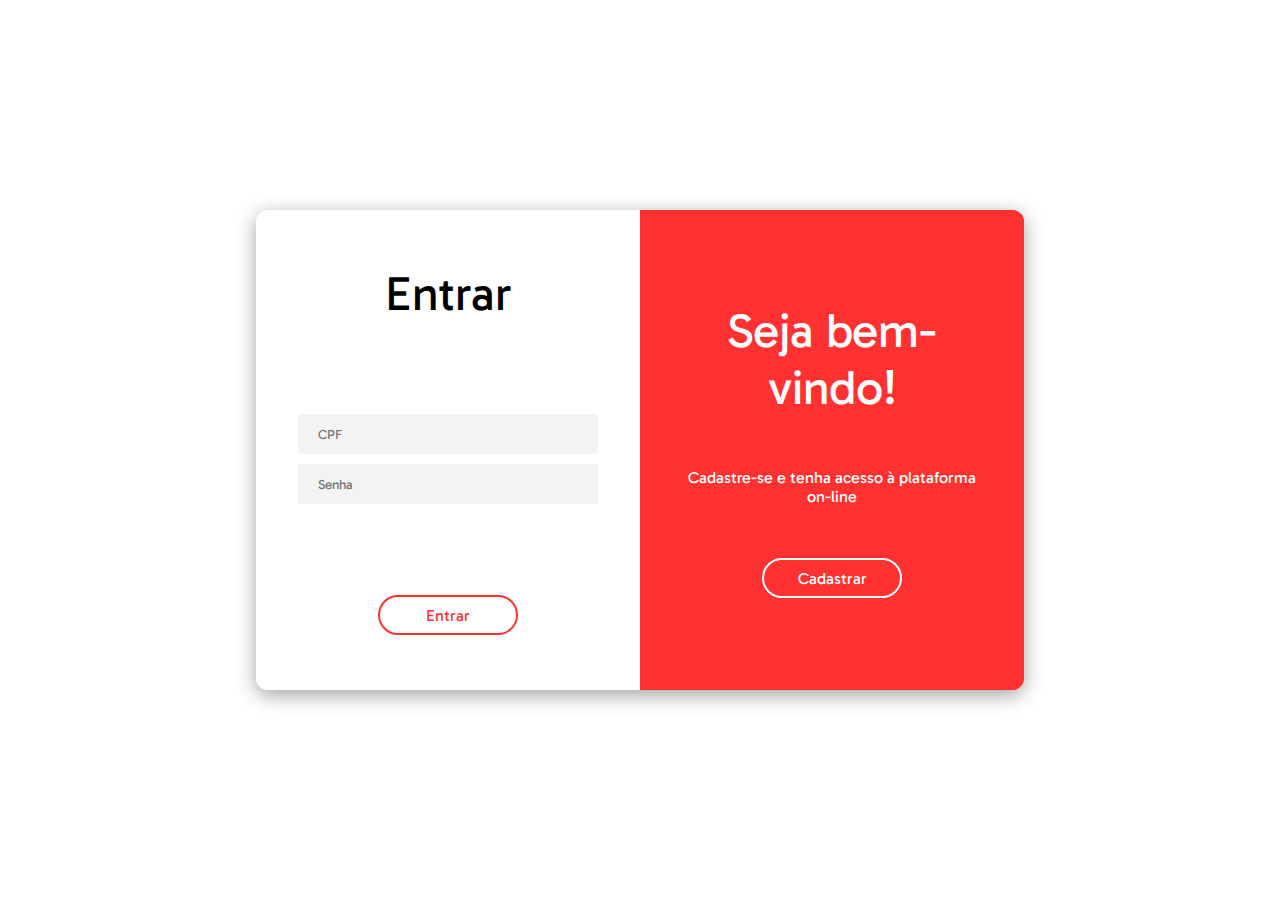
<file: htdocs/sistemaCadastroEscolar/index.html>
<!DOCTYPE html>
<html lang="pt-BR">
<head>
    <meta charset="UTF-8">
    <meta http-equiv="X-UA-Compatible" content="IE=edge">
    <meta name="viewport" content="width=device-width, initial-scale=1.0">
    <title>Login | Cadastro </title>

    <link rel="preconnect" href="https://fonts.googleapis.com">
    <link rel="preconnect" href="https://fonts.gstatic.com" crossorigin>

    <!-- links login -->
    <link rel="stylesheet" href="src/css/login.css">

</head>
<body>
    <main>
        <div class="login-container" id="login-container">
            <div class="form-container">
                <form action="login.php" method="post" class="form form-login">
                    <h2 class="form-title">Entrar</h2>
                    <div class="form-input-container">
                        <input type="text" name="cpf" class="form-input" placeholder="CPF" required>
                        <input type="password" name="senha" class="form-input" placeholder="Senha" required>
                    </div>
                    <button type="submit" class="form-button">Entrar</button>
                    <p class="mobile-text">
                        Não tem conta?
                        <a href="#" id="open-register-mobile">Registre-se</a>
                    </p>
                </form>
                <form id="validar" action="registro.php" method="post" class="form form-register">
                    <h2 class="form-title">Criar Conta</h2>
                    <div class="form-input-container">                            
                        <input type="text" name="nome" class="form-input" placeholder="Nome Completo" required>
                        <input type="text" name="cpf" class="form-input" placeholder="CPF" required>
                        <input type="date" name="datanasc" class="form-input" placeholder="Data de nascimento" required>
                        <input type="text" name="escola" class="form-input" placeholder="Escola vinculada" required>
                        <input type="password" name="senha" class="form-input" placeholder="Senha" required>
                    </div>
                <button type="submit" class="form-button">Cadastrar</button>
                <p class="mobile-text">
                    Já tem conta?
                    <a href="#" id="open-login-mobile">Login</a>
                </p>
            </form>
                   
            </div>
            <div class="overlay-container">
                <div class="overlay">
                    <h2 class="form-title form-title-light">Já tem conta?</h2>
                    <p class="form-text">Para entrar na plataforma faça login com suas informações</p>
                    <button class="form-button form-button-light" id="open-login">Entrar</button>
                </div>
                <div class="overlay">
                    <h2 class="form-title form-title-light">Seja bem-vindo!</h2>
                    <p class="form-text">Cadastre-se e tenha acesso à plataforma on-line</p>
                    <button class="form-button form-button-light" id="open-register">Cadastrar</button>
                </div>
            </div>
        </div>
    </main>

    <script src="src/js/login.js"></script>
    <script src="src/js/validarLogin.js"></script>
</body>
</html>
</file>
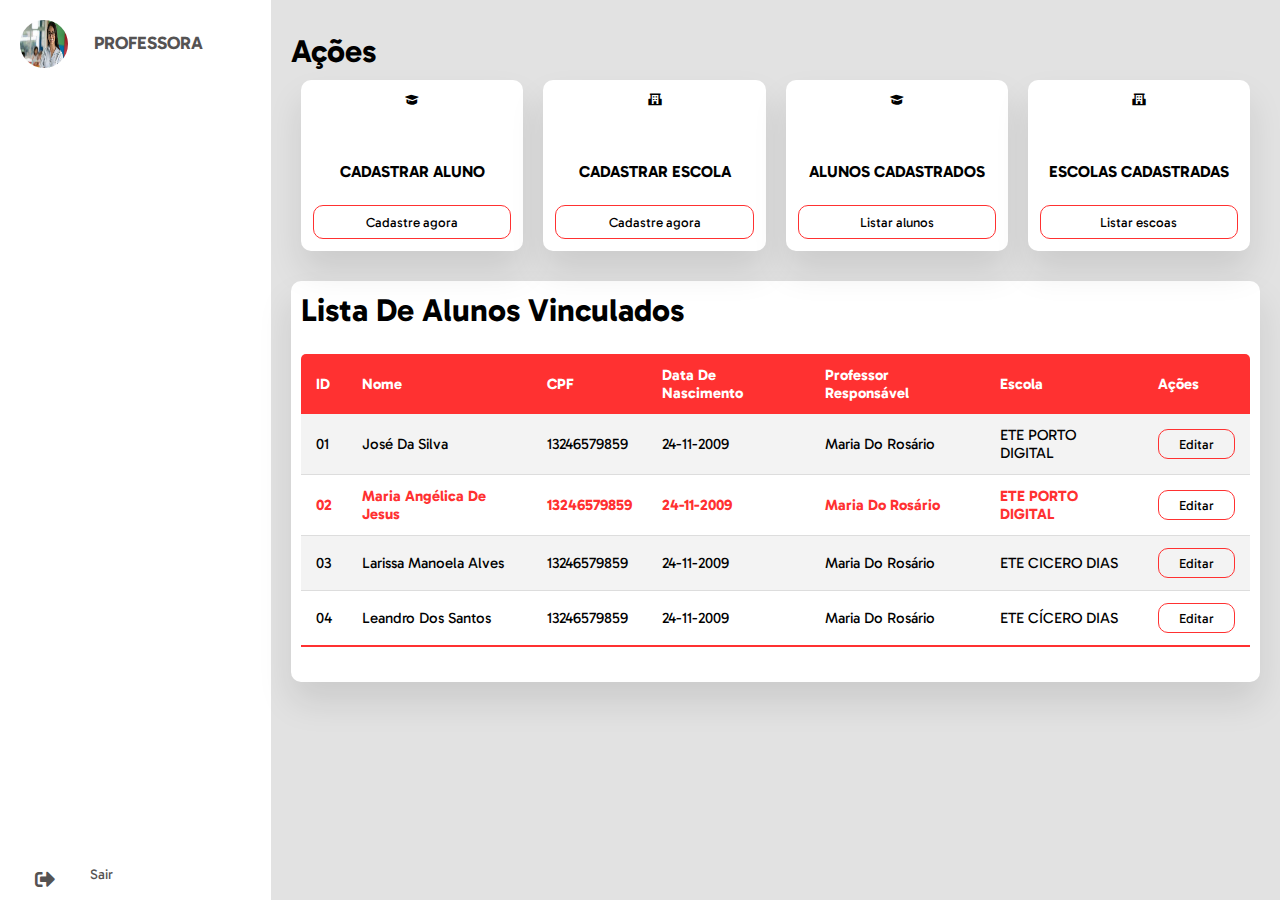
<file: sistemaCadastroEscolar/src/pages/dashboard.html>
<!DOCTYPE html>
<html lang="pt-BR">
<head>
  <meta charset="UTF-8" />
  <title>Dashboard | Cadastro</title>
  <link rel="stylesheet" href="../css/dashboard-style.css" />
 
  <link rel="stylesheet" href="https://cdnjs.cloudflare.com/ajax/libs/font-awesome/5.15.4/css/all.min.css"/>
  <link href='https://unpkg.com/boxicons@2.1.4/css/boxicons.min.css' rel='stylesheet'>

</head>
<body>
  <div class="container">
    <nav>
      <ul>
        <li><a href="#" class="logo">
          <img src="../assets/prof.jpg">
          <h2 class="nav-item">Professora</h2>
          </a>
        </li>

        <li><a href="sistemaCadastroEscolar/index.html" class="logout">
          <i class="fas fa-sign-out-alt"></i>
          <span class="nav-item">Sair</span>
        </a></li>
      </ul>
    </nav>

<main>

  <section class="main">
    <div class="main-top">
      <h1>Ações</h1>
    </div>
    <div class="card-container">
      <div class="card">
        <i class='bx bxs-graduation'></i>
        <h4>Cadastrar aluno</h4>
        <button onclick="abrirCadastroAluno()">Cadastre agora</button>
      </div>
      <div class="card">
        <i class='bx bxs-school icon-card'></i>
        <h4>Cadastrar escola</h4>
        <button onclick="abrirCadastroEscolas()">Cadastre agora</button>
      </div>
      <div class="card">
        <i class='bx bxs-graduation'></i>
        <h4>Alunos cadastrados</h4>
        <button onclick="listarAlunos()">Listar alunos</button>
      </div>
      <div class="card">
        <i class='bx bxs-school icon-card'></i>
        <h4>Escolas cadastradas</h4>
        <button onclick="listarEscolas()">Listar escoas</button>
      </div>
      
      
    </div>

    <section class="dash-container">
      <div class="dash-wrapper">
        <h1>Lista de Alunos vinculados</h1>
        <table class="table">
          <thead>
            <tr>
              <th>ID</th>
              <th>Nome</th>
              <th>CPF</th>
              <th>Data de nascimento</th>
              <th>Professor responsável</th>
              <th>Escola</th>
              <th>Ações</th>
            </tr>
          </thead>
          <tbody>
            <tr>
              <td>01</td>
              <td>José da Silva</td>
              <td>13246579859</td>
              <td>24-11-2009</td>
              <td>Maria do Rosário</td>
              <td>ETE PORTO DIGITAL</td>
              <td><button type="submit">Editar</button></td>
            </tr>
            <tr class="active">
              <td>02</td>
              <td>Maria Angélica de Jesus</td>
              <td>13246579859</td>
              <td>24-11-2009</td>
              <td>Maria do Rosário</td>
              <td>ETE PORTO DIGITAL</td>
              <td><button type="submit">Editar</button></td>
            </tr>
            <tr>
              <td>03</td>
              <td>Larissa Manoela Alves</td>
              <td>13246579859</td>
              <td>24-11-2009</td>
              <td>Maria do Rosário</td>
              <td>ETE CICERO DIAS</td>
              <td><button type="submit">Editar</button></td>
            </tr>
            <tr>
              <td>04</td>
              <td>Leandro dos Santos</td>
              <td>13246579859</td>
              <td>24-11-2009</td>
              <td>Maria do Rosário</td>
              <td>ETE CÍCERO DIAS</td>
              <td><button type="submit">Editar</button></td>
            </tr>
          </tbody>
        </table>
      </div>
    </section>
  </section>
</main>
  </div>
<script src="../js/dashboard.js"></script>
</body>
</html>
</file>
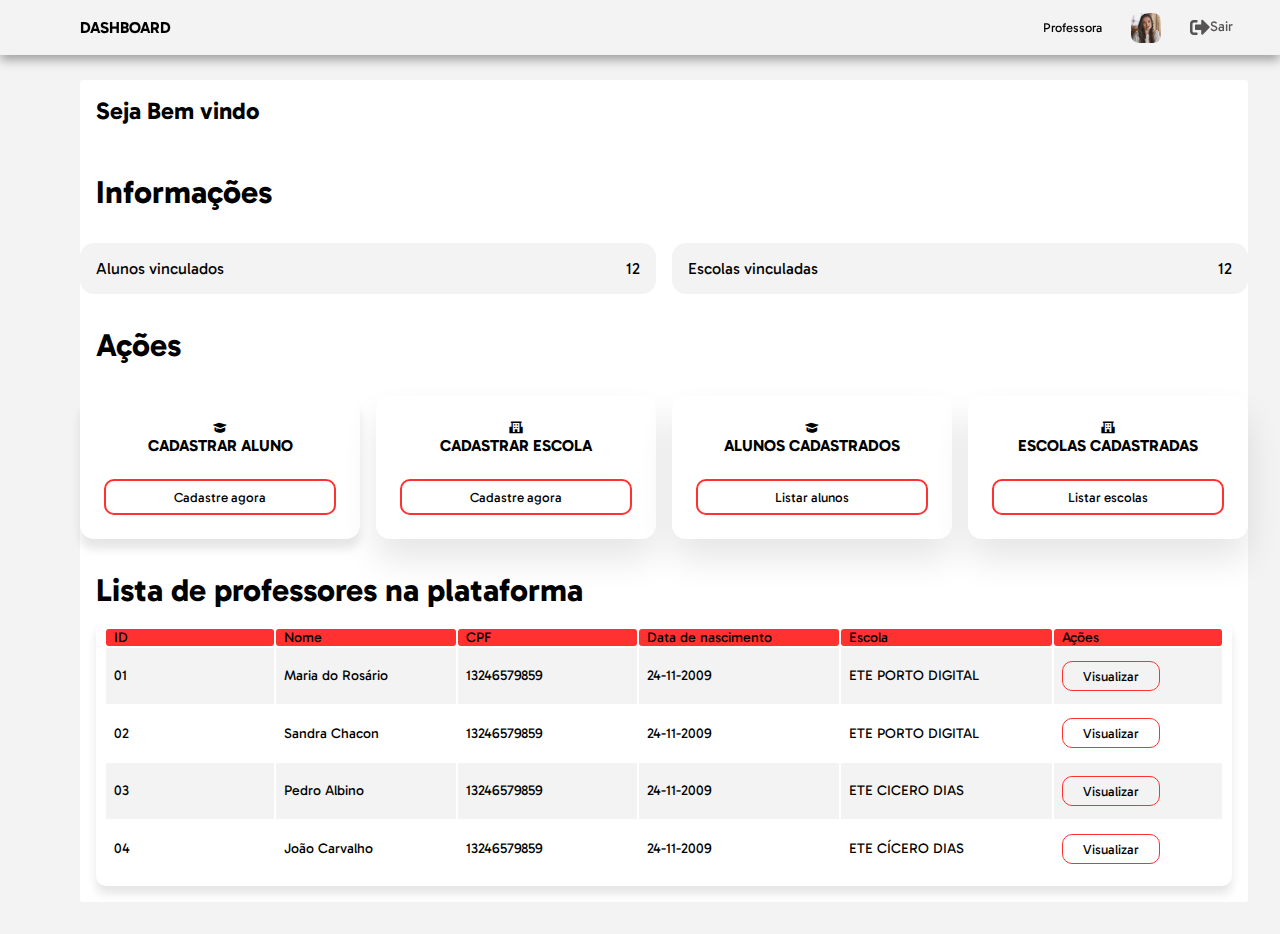
<file: htdocs/sistemaCadastroEscolar/src/pages/db.html>
<!DOCTYPE html>
<html lang="pt-BR">
<head>
  <meta charset="UTF-8" />
  <title>Dashboard | Cadastro</title>
  <link rel="stylesheet" href="../css/dashboard-style.css" />
 
  <link rel="stylesheet" href="https://cdnjs.cloudflare.com/ajax/libs/font-awesome/5.15.4/css/all.min.css"/>
  <link href='https://unpkg.com/boxicons@2.1.4/css/boxicons.min.css' rel='stylesheet'>

</head>
<body>
  <header>
    <nav class="navbar-container">
      <h1>DASHBOARD</h1>
      <div class="usuario-card">
        <h2 class="usuario">Professora</h2>
        <img class="usuario-img" src="../assets/avatar.jpg" width="200px" height="200px">
        <div class="logout-container">  
          </ul>
            <li>
              <a href="../../index.html" id="logout" class="logout">
                <i class="fas fa-sign-out-alt"></i>
                <span class="nav-item">Sair</span>
              </a>
            </li>
          <ul>    
        </div>
      </div>
    </nav>
  </header>
  <main>
    <section class="dashboard-container">
      <h2 class=" dash-grid texto-recepcao">Seja Bem vindo</h2>
     
      <h1 class=" dash-grid texto-info">Informações</h1>
      <div class=" dash-grid info-alunos">
        <div class="info-container">
          <h4>Alunos vinculados</h4>
          <p>12</p>
        </div>
      </div>
      <div class=" dash-grid info-escolas">
        <div class="info-container">
          <h4>Escolas vinculadas</h4>
          <p>12</p>
        </div>
      </div>
      <h1 class=" dash-grid texto-acao">Ações</h1>

      <div class=" dash-grid card-cadastro-aluno">
        <div class="acao-container">
          <i class='bx bxs-graduation'></i>
          <h4>Cadastrar aluno</h4>
          <button onclick="abrirCadastroAluno()">Cadastre agora</button>
        </div>
      </div>
      <div class=" dash-grid card-cadastro-escola">
        <div class="acao-container">
          <i class='bx bxs-school icon-card'></i>
          <h4>Cadastrar escola</h4>
          <button onclick="abrirCadastroEscolas()">Cadastre agora</button>
        </div>
      </div>
      <div class=" dash-grid card-lista-aluno">
        <div class="acao-container">
          <i class='bx bxs-graduation'></i>
          <h4>Alunos cadastrados</h4>
          <button onclick="listarAlunos()">Listar alunos</button>
        </div>
      </div>
      <div class=" dash-grid card-lista-escola">
        <div class="acao-container">
          <i class='bx bxs-school icon-card'></i>
          <h4>Escolas cadastradas</h4>
          <button onclick="listarEscolas()">Listar escolas</button>
        </div>
      </div>
      <div class="dash-grid table-container">
        <div class="tabela-titulo">
          <h1>Lista de professores na plataforma</h1>
        </div>
        <table class="tabela">
          <thead>
            <tr>
              <th>ID</th>
              <th>Nome</th>
              <th>CPF</th>
              <th>Data de nascimento</th>
              <th>Escola</th>
              <th>Ações</th>
            </tr>
          </thead>
          <tbody>
            <tr>
              <td>01</td>
              <td>Maria do Rosário</td>
              <td>13246579859</td>
              <td>24-11-2009</td>
              <td>ETE PORTO DIGITAL</td>
              <td><button type="submit">Visualizar</button></td>
            </tr>
            <tr>
              <td>02</td>
              <td>Sandra Chacon</td>
              <td>13246579859</td>
              <td>24-11-2009</td>
              <td>ETE PORTO DIGITAL</td>
              <td><button type="submit">Visualizar</button></td>
            </tr>
            <tr>
              <td>03</td>
              <td>Pedro Albino</td>
              <td>13246579859</td>
              <td>24-11-2009</td>
              <td>ETE CICERO DIAS</td>
              <td><button type="submit">Visualizar</button></td>
            </tr>
            <tr>
              <td>04</td>
              <td>João Carvalho</td>
              <td>13246579859</td>
              <td>24-11-2009</td>
              <td>ETE CÍCERO DIAS</td>
              <td><button type="submit">Visualizar</button></td>
            </tr>
          </tbody>
        </table>
    </div>
    </section>
  </main>

  <script src="../js/logout.js"></script>
  <script src="../js/dashboard.js"></script>
</body>
</html>
</file>
<file: htdocs/sistemaCadastroEscolar/src/css/login.css>
@import url('https://fonts.googleapis.com/css2?family=Gabarito&display=swap');

*{
    margin: 0;
    padding: 0;
    box-sizing: border-box;
    font-family: 'Gabarito', sans-serif;
}

:root{
    --primary-color: #FF3131;
    --secondary-color: #FFF;
    --text-color-light: #fff;
    --text-color-dark: #000;
    --icon-color: #F3F3F3;
}

main {
    height: 100vh;
    display: flex;
    justify-content: center;
    align-items: center;
}

a{
    text-decoration: none;
    color: var(--text-color-dark);
}

.login-container{
    position: relative;
    height: 480px;
    width: 768px;
    border-radius: 12px;
    box-shadow: 0 5px 20px #A0A0A0;
    overflow: hidden;
}

.form-container{
    height: 100%;
    width: 100%;
    display: flex;
}

.form {
    height: 100%;
    width: 50%;
    display: flex;
    flex-direction: column;
    justify-content: space-between;
    align-items: center;
    background-color: var(--secondary-color);
    padding: 55px 0;
    transition: 1s;
}

.form-title{
    font-size: 3rem;
    font-weight: 300;
}

.form-title-light{
    color: var(--text-color-light);
}

.form-input-container{
    display: flex;
    flex-direction: column;
    gap: 10px;
}

.form-input{
    width: 300px;
    height: 40px;
    padding: 10px 20px;
    border-style: none;
    background-color: var(--icon-color);
}

.form-button{
    width: 140px;
    height: 40px;
    border-style: none;
    border-radius: 50px;
    border: 2px solid var(--primary-color);
    background-color: transparent;
    font-size: 1rem;
    font-weight: 200;
    color: var(--primary-color);
    cursor: pointer;
    transition: .7s;
}

.form-button:hover{
    background-color: var(--primary-color);
    color: var(--secondary-color);
}

.form-button-light{
    border: 2px solid var(--secondary-color);
    color: var(--text-color-light);
}

.overlay-container{
    position: absolute;
    top:0;
    left: 0;
    width: 50%;
    height: 100%;
    color: var(--text-color-light);
    text-align: center;
    transform: translateX(100%);
    z-index: 10;
    transition: 1s;
}

.overlay{
    position: absolute;
    width: 100%;
    height: 100%;
    display: flex;
    flex-direction: column;
    justify-content: space-evenly;
    align-items: center;
    padding: 40px;
    background-color: var(--primary-color);
    transition: 1s;
}

.form-register{
    transform: translateX(-100%);
    z-index: -1;
    opacity: 0;
}

.login-container.move .form-login{
    transform: translateX(100%);
}

.login-container.move .overlay-container{
    transform: translateX(0%);
}

.login-container.move .overlay:nth-child(2) {
    z-index: -1;
    opacity: 0;
}

.login-container.move .form-register{
    transform: translateX(0%);
    z-index: 1;
    opacity: 1;
}

.mobile-text{
    display: none;
}

.overlay{
    position: absolute;
    width: 100%;
    height: 100%;
    display: flex;
    flex-direction: column;
    justify-content: space-evenly;
    align-items: center;
    padding: 40px;
    background-color: var(--primary-color);
    transition: 1s;
}

.login-container.move .overlay:nth-child(2) {
    z-index: -1;
    opacity: 0;
}

@media (max-width:768px){
    .login-container{
        width: 75vw;
        height: 75vh;
    }
    .form{
        width: 100%;
        justify-content: space-evenly;
    }
    .form-button{
        background-color: var(--primary-color);
        color: var(--secondary-color);
        border: 2px solid var(--secondary-color);
    }
    .form-register{
        position: absolute;
        background-color: var(--primary-color);
        color: var(--secondary-color);
        transform: translateX(100%);
    }
    .overlay-container{
        display: none;
    }
    .login-container.move .form-register{
        transform: translateX(0%);
    }
    .mobile-text{
        display: block;
    }
    .mobile-text a {
        font-weight: 900;
        color: inherit;
    }
}

@media (max-width:480px){
    .login-container{
        width: 100vw;
        height: 100vh;
        box-shadow: none;
    }
}
</file>
<file: sistemaCadastroEscolar/src/css/dashboard-style.css>
@import url('https://fonts.googleapis.com/css2?family=Gabarito&display=swap');

*{
  margin: 0;
  padding: 0;
  outline: none;
  border: none;
  text-decoration: none;
  box-sizing: border-box;
  font-family: 'Gabarito', sans-serif;
}

:root{
  --primary-color: #FF3131;
  --secondary-color: #FFF;
  --text-color-dark: #000;
  --text-color-light: #fff;
  --icon-color: #F3F3F3;
  --background-color:#e2e2e2;
}


body{
  background-color: var(--background-color);
}

nav{
  position: sticky;
  top: 0;
  bottom: 0;
  height: 100vh;
  left: 0;
  width: 90px;
  /* width: 280px; */
  background: var(--secondary-color);
  overflow: hidden;
  transition: 1s;
}
nav:hover{
  width: 280px;
  transition: 1s;
}

.logo{
  text-align: center;
  display: flex;
  margin: 10px 0 0 10px;
  padding-bottom: 3rem;
}

.logo img{
  width: 3rem;
  height: 3rem;
  border-radius: 50%;
}

.logo h2{
  font-weight: bold;
  padding-left: 1rem;
  font-size: 18px;
  text-transform: uppercase;
}

a{
  position: relative;
  width: 17.5rem;
  font-size: 14px;
  color: rgb(85, 83, 83);
  display: table;
  padding: 10px;
}

nav .fas{
  position: relative;
  width: 70px;
  height: 40px;
  top: 20px;
  font-size: 20px;
  text-align: center;
}

.nav-item{
  position: relative;
  top: 12px;
  margin-left: 10px;
}

a:hover{
  background: #eee;
}

a:hover i{
  color: var(--primary-color);
  transition: 0.5s;
}
.logout{
  position: absolute;
  bottom: 0;
}

.container{
  display: flex;
}

.main{
  position: relative;
  padding: 20px;
  width: 100%;
}

.main-top{
  display: flex;
  width: 100%;
  margin-top: 12px;
}

.main .card-container{
  display: flex;
  width: 100%;
}
.card-container .card{
  width: 25%;
  margin: 0.625rem;
  background: #fff;
  text-align: center;
  border-radius: 0.625rem;
  padding: 0.75rem;
  box-shadow: 0 20px 35px rgba(0, 0, 0, 0.1);
}
.card-container .card > i{
  width: 4.375rem;
  height: 4.375rem;
  border-radius: 50%;
}
.card-container .card h4{
  text-transform: uppercase;
}

.card-container table{
  margin:  auto;
}

.card-container td{
  font-size: 14px;
  padding-right: 15px;
}
.card-container .card button{
  width: 100%;
  margin-top: 24px;
  padding: 8px;
  cursor: pointer;
  border-radius: 10px;
  background: transparent;
  border: 1px solid var(--primary-color);
}
.card-container .card button:hover{
  background: var(--primary-color);
  color: var(--secondary-color);
  transition: 0.5s;
}

.dash-container{
  margin-top: 20px;
  text-transform: capitalize;
}
.dash-wrapper{
  width: 100%;
  padding: 10px;
  margin-top: 10px;
  background: var(--text-color-light);
  border-radius: 10px;
  box-shadow: 0 20px 35px rgba(0, 0, 0, 0.1);
}

.table{
  border-collapse: collapse;
  margin: 25px 0;
  font-size: 15px;
  min-width: 100%;
  overflow: hidden;
  border-radius: 5px 5px 0 0;
}

table thead tr{
  color: var(--secondary-color);
  background: var(--primary-color);
  text-align: left;
  font-weight: bold;
}

.table th,
.table td{
  padding: 12px 15px;
}
.table tbody tr{
  border-bottom: 1px solid #ddd;
}
.table tbody tr:nth-of-type(odd){
  background: #f3f3f3;
}
.table tbody tr.active{
  font-weight: bold;
  color: var(--primary-color);
}

.table tbody tr:last-of-type{
  border-bottom: 2px solid var(--primary-color);
}
.table button{
  padding: 6px 20px;
  border-radius: 10px;
  cursor: pointer;
  background: transparent;
  border: 1px solid var(--primary-color);
}
.table button:hover{
  background: var(--primary-color);
  color: #fff;
  transition: 0.5rem;
}

icon-card{
  height: 4.5rem;
  width: 4.5rem;
}
</file>
<file: htdocs/sistemaCadastroEscolar/src/css/dashboard-style.css>
@import url('https://fonts.googleapis.com/css2?family=Gabarito&display=swap');

*{
  margin: 0;
  padding: 0;
  outline: none;
  border: none;
  text-decoration: none;
  box-sizing: border-box;
  font-family: 'Gabarito', sans-serif;
}

:root{
  --primary-color: #FF3131;
  --secondary-color: #FFF;
  --text-color-dark: #000;
  --text-color-light: #fff;
  --icon-color: #F3F3F3;
  --background-color:#e2e2e2;
}

body{
  background-color: var(--background-color);
}

.navbar-container{
  display: flex;
  position: fixed;
  justify-content: space-between;
  align-items: center;
  width: 100%;
  height: 55px;
  top: 0;
  left: 0;
  background-color: #F3F3F3;
  z-index: 2;
  padding-left: 5rem;
  padding-right: 2rem;
  box-shadow: 0 5px 10px #A0A0A0;
}

.navbar-container h1{
  font-size: 1rem;
}

.usuario-card{
  display: flex;
  width: 32%;
  max-width: 200px;
  justify-content: space-around;
  align-items: center;
}

.usuario-img{
  width: 30px;
  height: 30px;
  object-fit: cover;
  border-radius: 8px;
}
.usuario{
  font-size: 0.8rem;
  margin-left: -20px;
  font-weight: 300;
}

.logout-container{
  display: flex;
  align-items: center;
  justify-content: center;
}

.logout{
  display: flex;
  justify-content: center;
  position: relative;
  font-size: 14px;
  color: rgb(85, 83, 83);
}

.logout-container li{
  list-style-type: none;
}

nav .fas{
  position: relative;
  font-size: 20px;
  text-align: center;
}

.logout-container:hover{
  background: #eee;
  height: 55px;
  width: 10rem;
  border-radius: 8px;
}

.logout:hover i{
  color: var(--primary-color);
  transition: 0.5s;
}

main{
  min-height: 100%;
  padding: 5rem 2rem 2rem 5rem;
  background-color: var(--icon-color);
}

.dashboard-container{
  display: grid;
  grid-template-columns: 1fr 1fr 1fr 1fr;
  grid-template-rows: auto;
  gap: 1rem;
  grid-template-areas: 
  "texto-recepcao texto-recepcao texto-recepcao texto-recepcao"
  "texto-info texto-info texto-info texto-info"
  "info-alunos info-alunos info-escolas info-escolas"
  "texto-acao texto-acao texto-acao texto-acao"
  "card-cadastro-aluno card-cadastro-escola card-lista-aluno card-lista-escola"
  "table-container table-container table-container table-container";
  background-color: var(--secondary-color);
  border-radius: 3px;
}

.dash-grid{
  padding: 1rem;
  border-radius: 14px;
}

.texto-recepcao{
  grid-area: texto-recepcao;
  color: var(--text-color-dark);
}

.texto-info{
  grid-area: texto-info;
  color: var(--text-color-dark);
}

.info-alunos{
  grid-area: info-alunos;
  background-color: var(--icon-color);
  color: var(--text-color-dark);
}

.info-escolas{
  grid-area: info-escolas;
  background-color: var(--icon-color);
  color: var(--text-color-dark);
}

.info-container{
  display: grid;
  grid-auto-flow: column;
  justify-content: space-between;
  align-items: center;
}

.info-container h4{
  font-weight: 100;
}

.card-cadastro-aluno{
  grid-area: card-cadastro-aluno;
  background-color: var(--text-color-light);
  box-shadow: 0 10px 10px rgba(0, 0, 0, 0.1);
  color: var(--text-color-dark);
}

.card-cadastro-escola{
  grid-area: card-cadastro-escola;
  background-color: var(--text-color-light);
  box-shadow: 0 20px 35px rgba(0, 0, 0, 0.1);
  color: var(--text-color-dark);
}

.card-lista-aluno{
  grid-area: card-lista-aluno;
  background-color: var(--text-color-light);
  box-shadow: 0 20px 35px rgba(0, 0, 0, 0.1);
  color: var(--text-color-dark);
}

.card-lista-escola{
  grid-area: card-lista-escola;
  background-color: var(--text-color-light);
  box-shadow: 0 20px 35px rgba(0, 0, 0, 0.1);
  color: var(--text-color-dark);
}

.acao-container{
  display: grid;
  justify-items: center;
  padding: 0.5rem;
}

.acao-container h4{
  text-transform: uppercase;
  font-size: 1rem;
}

.acao-container button{
  width: 100%;
  margin-top: 24px;
  padding: 8px;
  cursor: pointer;
  border-radius: 10px;
  background: transparent;
  border: 2px solid var(--primary-color);
}

.acao-container button:hover{
  background: var(--primary-color);
  color: var(--secondary-color);
  transition: 0.5s;
}

.table-container{
  grid-area: table-container;
  overflow-x: auto;
}

.tabela-titulo{
  display: grid;
}

.tabela{
  width: 100%;
  padding: 8px;
  margin-top: 10px;
  background: var(--text-color-light);
  border-radius: 10px;
  box-shadow: 0 8px 10px rgba(0, 0, 0, 0.1);
}

.tabela table{
  width: 100%;
  border-collapse: collapse;
  border-radius: 5px 5px 0 0;
}

.tabela thead{
  background-color: var(--primary-color);
}

.tabela thead th{
border-radius: 3px;
  font-weight: 200;
  justify-content: center;
  padding-left: 8px;
  
}

table tbody tr:nth-of-type(odd){
  background: #f3f3f3;
}

.table-container table tr, .table-container table td{
  padding: 0.8rem 0.2rem;
  text-align: left;
  min-width: 112px;
  font-size: 14px;
  padding-left: 8px;
}

table table tr:last-of-type{
  border-bottom: 2px solid var(--primary-color);
}

table button{
  text-align: center;
  padding: 6px 20px;
  border-radius: 10px;
  cursor: pointer;
  background: transparent;
  border: 1px solid var(--primary-color);
}

table button:hover{
  background: var(--primary-color);
  color: #fff;
  transition: 0.5rem;
}

.table-container table tr td:nth-child(2),
.table-container table tr td:nth-child(3){
  min-width: 120px;
}

@media screen and (max-width: 980px){
  .dashboard-container{
    grid-template-columns: 1fr 1fr;
    grid-template-areas: 
    "texto-recepcao texto-recepcao"
    "texto-info texto-info"
    "info-alunos info-escolas"
    "texto-acao texto-acao"
    "card-cadastro-aluno card-cadastro-escola"
    "card-lista-aluno card-lista-escola"
    "table-container table-container"
    ;
  }
  .usuario{
    display: none;
  }
}

@media screen and (max-width: 480px){
  main{
    padding: 5rem 2rem 2rem 2rem;

  }

  .dashboard-container{
    grid-template-columns: 1fr;
    grid-template-areas: 
    "texto-recepcao"
    "texto-info"
    "info-alunos"
    "info-escolas"
    "texto-acao"
    "card-cadastro-aluno"
    "card-cadastro-escola"
    "card-lista-aluno"
    "card-lista-escola"
    "table-container"
    ;
  }
}
</file>
